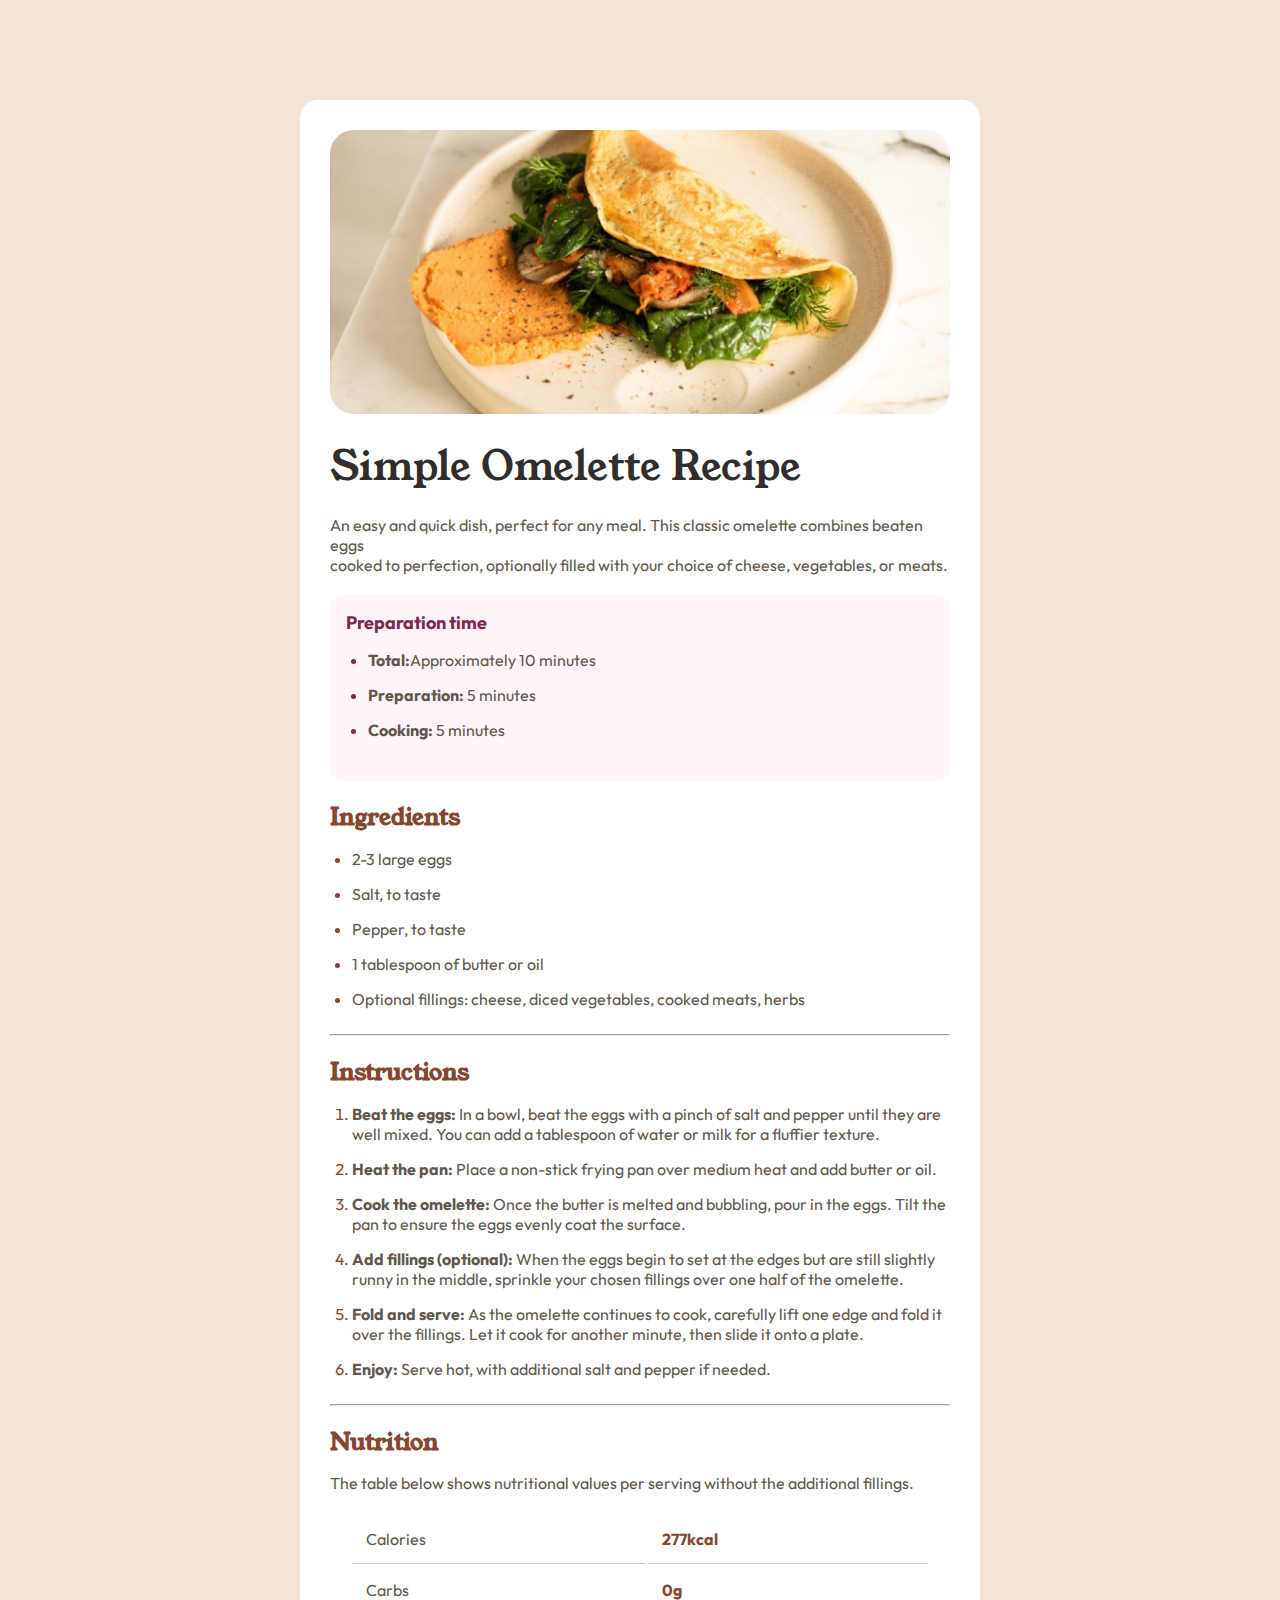
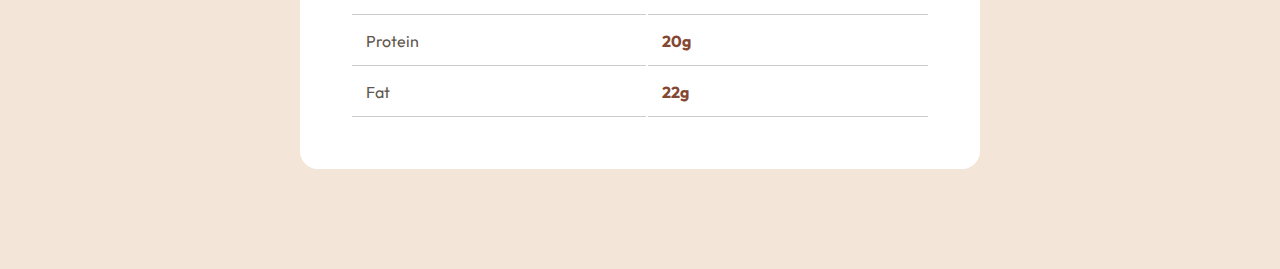
<file: index.html>
<!DOCTYPE html>
<html lang="en">
<head>
    <meta charset="UTF-8">
    <meta name="viewport" content="width=device-width, initial-scale=1.0">
    <link rel="stylesheet" href="Recipe.css">
    <link rel="preconnect" href="https://fonts.googleapis.com">
<link rel="preconnect" href="https://fonts.gstatic.com" crossorigin>
<link href="https://fonts.googleapis.com/css2?family=Outfit:wght@100..900&family=Young+Serif&display=swap" rel="stylesheet">
    <title>Recipy Site</title>
</head>
<body>
  
    <!-- <img src="C:\Users\user\Desktop\HTLM\recipe-page-main\assets\images\image-omelette.jpeg" alt=""> -->
  <main> 
    <img src="./assets/images/image-omelette.jpeg" alt="">
    <header>
        <h1 class="header">Simple Omelette Recipe</h1>
        <p>An easy and quick dish, perfect for any meal. This classic omelette combines beaten eggs <br>
           cooked to perfection, optionally filled with your choice of cheese, vegetables, or meats.</p>
    </header>  
    <div class="Preparation">
        <p><strong>Preparation time</strong></p>
        <ul class="list-container">
            <li> <strong>Total:</strong>Approximately 10 minutes</li>
            <li><strong>Preparation:</strong> 5 minutes</li>
            <li><strong>Cooking:</strong> 5 minutes</li>
        </ul>
    </div>
    <div>
        <p class="label"><strong>Ingredients</strong></p>
        <ul class="list-container">
            <li>2-3 large eggs</li>
            <li>Salt, to taste</li>
            <li>Pepper, to taste</li>
            <li>1 tablespoon of butter or oil</li>
            <li>Optional fillings: cheese, diced vegetables, cooked meats, herbs</li>
        </ul>
    </div>
    <hr>
    <div>
        <p class="label"><strong>Instructions</strong> </p>
        <ol class="list-container">
            <li><strong>Beat the eggs:</strong> In a bowl, beat the eggs with a pinch of salt and pepper until they are well mixed. 
  You can add a tablespoon of water or milk for a fluffier texture.</li>
        <li><strong>Heat the pan:</strong> Place a non-stick frying pan over medium heat and add butter or oil.</li>
        <li><strong>Cook the omelette:</strong> Once the butter is melted and bubbling, pour in the eggs. Tilt the pan to ensure 
  the eggs evenly coat the surface.</li>
        <li><strong>Add fillings (optional):</strong> When the eggs begin to set at the edges but are still slightly runny in the 
  middle, sprinkle your chosen fillings over one half of the omelette.</li>
        <li><strong>Fold and serve:</strong> As the omelette continues to cook, carefully lift one edge and fold it over the 
  fillings. Let it cook for another minute, then slide it onto a plate.</li>
        <li><strong>Enjoy:</strong> Serve hot, with additional salt and pepper if needed.</li>
        </ol>
    </div>
    <hr>
    <section>
      <div class="label"><strong>Nutrition</strong></div>
      <p class="p">The table below shows nutritional values per serving without the additional fillings.</p>
        <table>
            <tbody>
                <tr>
                    <td>Calories</td>
                    <td>277kcal</td>
                </tr>
                <tr>
                    <td>Carbs</td>
                    <td>0g</td>
                </tr>
                <tr><td>Protein</td>
                    <td>20g</td>
                </tr>
                <tr>
                    <td>Fat</td>
                    <td>22g</td>
                </tr>
            </tbody>
        </table>
    </section>
  </main> 
</body>
</html>
</file>
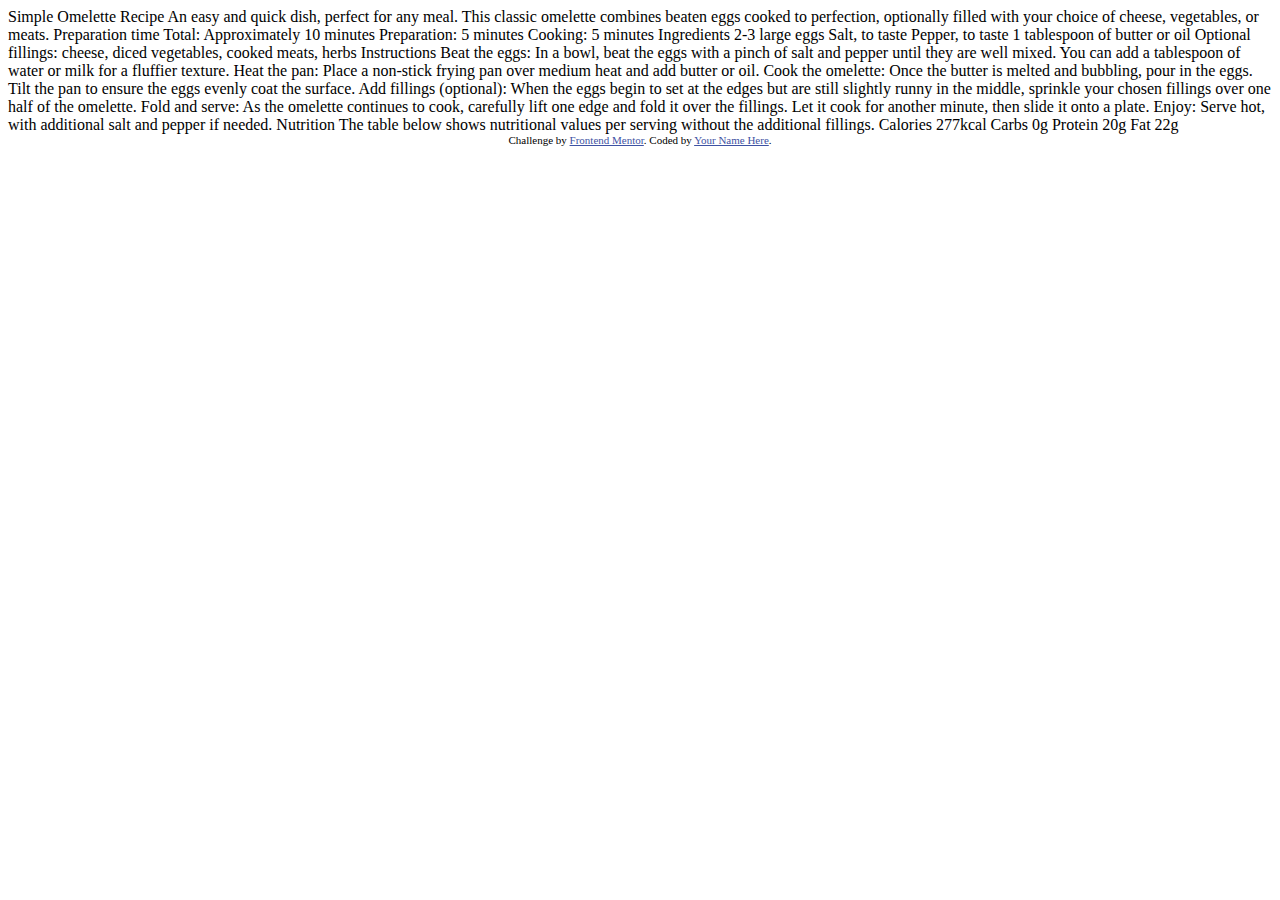
<file: app.html>
<!DOCTYPE html>
<html lang="en">
<head>
  <meta charset="UTF-8">
  <meta name="viewport" content="width=device-width, initial-scale=1.0"> <!-- displays site properly based on user's device -->

  <link rel="icon" type="image/png" sizes="32x32" href="./assets/images/favicon-32x32.png">
  
  <title>Frontend Mentor | Recipe page</title>

  <!-- Feel free to remove these styles or customise in your own stylesheet 👍 -->
  <style>
    .attribution { font-size: 11px; text-align: center; }
    .attribution a { color: hsl(228, 45%, 44%); }
  </style>
</head>
<body>

  Simple Omelette Recipe

  An easy and quick dish, perfect for any meal. This classic omelette combines beaten eggs cooked 
  to perfection, optionally filled with your choice of cheese, vegetables, or meats.

  Preparation time

  Total: Approximately 10 minutes
  Preparation: 5 minutes
  Cooking: 5 minutes

  Ingredients

  2-3 large eggs
  Salt, to taste
  Pepper, to taste
  1 tablespoon of butter or oil
  Optional fillings: cheese, diced vegetables, cooked meats, herbs

  Instructions

  Beat the eggs: In a bowl, beat the eggs with a pinch of salt and pepper until they are well mixed. 
  You can add a tablespoon of water or milk for a fluffier texture.

  Heat the pan: Place a non-stick frying pan over medium heat and add butter or oil.

  Cook the omelette: Once the butter is melted and bubbling, pour in the eggs. Tilt the pan to ensure 
  the eggs evenly coat the surface.

  Add fillings (optional): When the eggs begin to set at the edges but are still slightly runny in the 
  middle, sprinkle your chosen fillings over one half of the omelette.

  Fold and serve: As the omelette continues to cook, carefully lift one edge and fold it over the 
  fillings. Let it cook for another minute, then slide it onto a plate.

  Enjoy: Serve hot, with additional salt and pepper if needed.

  Nutrition

  The table below shows nutritional values per serving without the additional fillings.

  Calories
  277kcal

  Carbs
  0g

  Protein
  20g

  Fat
  22g
  
  <div class="attribution">
    Challenge by <a href="https://www.frontendmentor.io?ref=challenge" target="_blank">Frontend Mentor</a>. 
    Coded by <a href="#">Your Name Here</a>.
  </div>
</body>
</html>
</file>
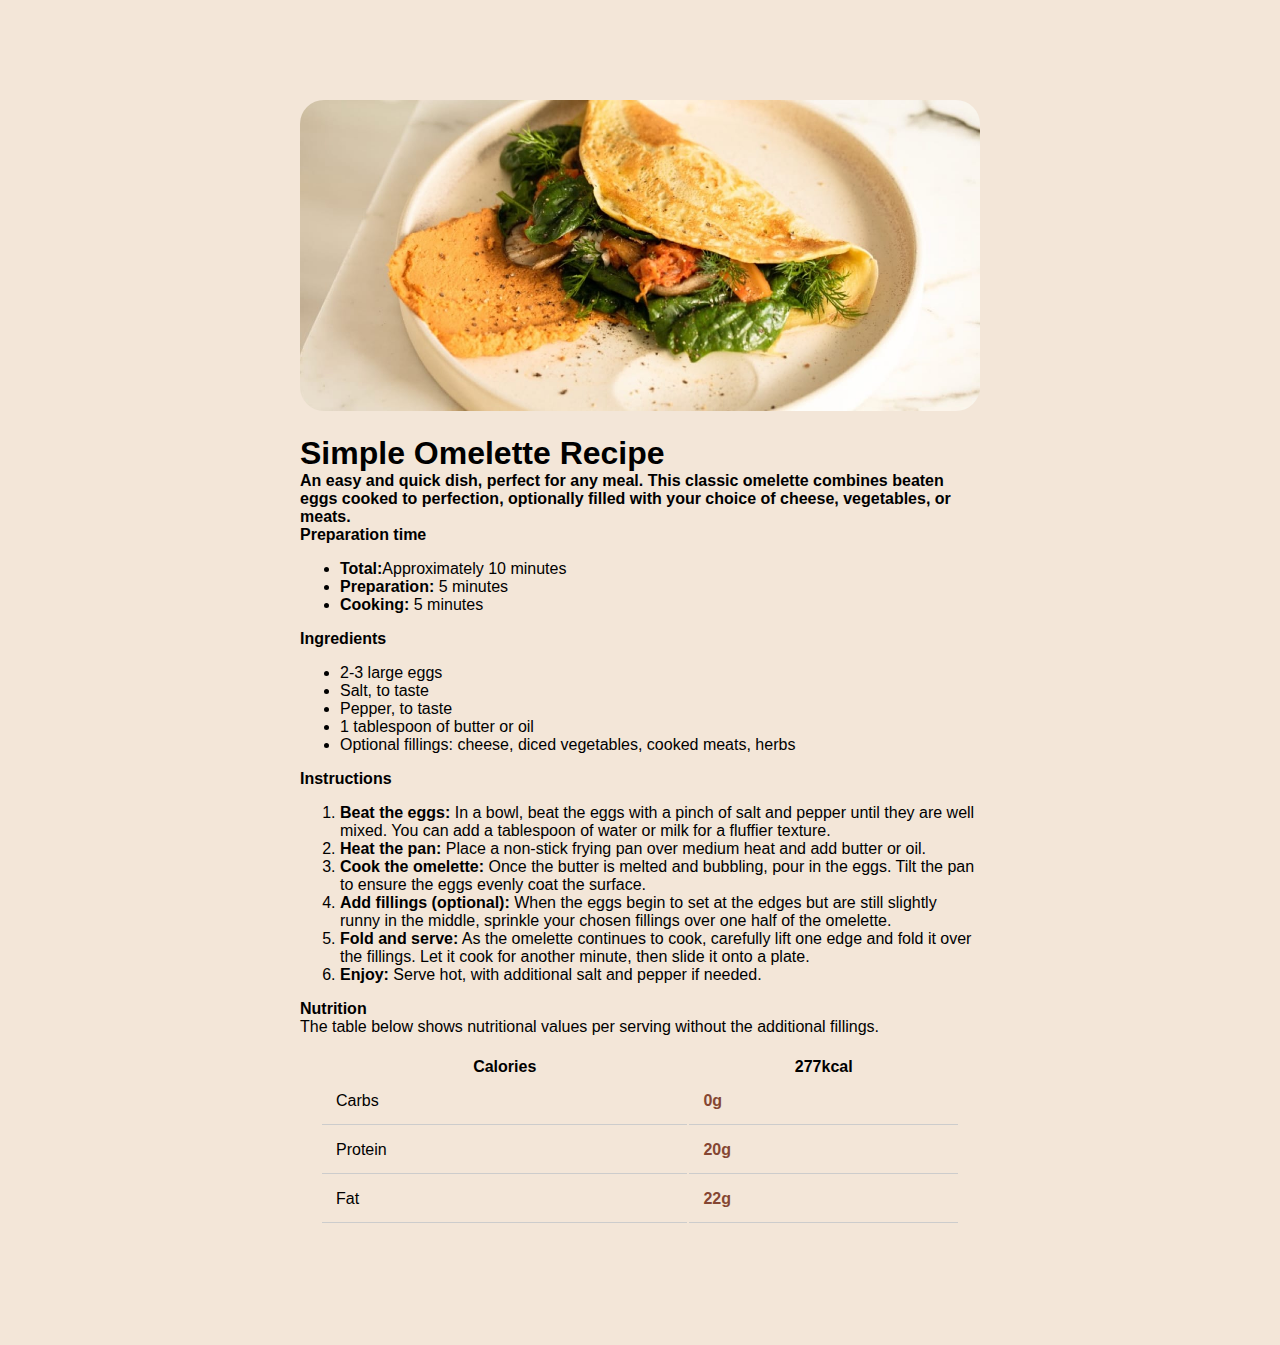
<file: First project.html>
<!DOCTYPE html>
<html lang="en">
<head>
    <meta charset="UTF-8">
    <meta name="viewport" content="width=device-width, initial-scale=1.0">
    <link rel="stylesheet" href="Recipe.css">
    <title>Recipy Site</title>
</head>
<body>
    <!-- <img src="C:\Users\user\Desktop\HTLM\recipe-page-main\assets\images\image-omelette.jpeg" alt=""> -->
    <img src="./assets/images/image-omelette.jpeg" alt="">
    <header>
        <h1>Simple Omelette Recipe</h1>
        <h4>An easy and quick dish, perfect for any meal. This classic omelette combines beaten eggs cooked 
  to perfection, optionally filled with your choice of cheese, vegetables, or meats.</h4>
    </header>  
    <div>
        <p><strong>Preparation time</strong></p>
        <ul>
            <li> <strong>Total:</strong>Approximately 10 minutes</li>
            <li><strong>Preparation:</strong> 5 minutes</li>
            <li><strong>Cooking:</strong> 5 minutes</li>
        </ul>
    </div>
    <div>
        <p><strong>Ingredients</strong></p>
        <ul>
            <li>2-3 large eggs</li>
            <li>Salt, to taste</li>
            <li>Pepper, to taste</li>
            <li>1 tablespoon of butter or oil</li>
            <li>Optional fillings: cheese, diced vegetables, cooked meats, herbs</li>
        </ul>
    </div>
    <div>
        <p><strong>Instructions</strong> </p>
        <ol>
            <li><strong>Beat the eggs:</strong> In a bowl, beat the eggs with a pinch of salt and pepper until they are well mixed. 
  You can add a tablespoon of water or milk for a fluffier texture.</li>
        <li><strong>Heat the pan:</strong> Place a non-stick frying pan over medium heat and add butter or oil.</li>
        <li><strong>Cook the omelette:</strong> Once the butter is melted and bubbling, pour in the eggs. Tilt the pan to ensure 
  the eggs evenly coat the surface.</li>
        <li><strong>Add fillings (optional):</strong> When the eggs begin to set at the edges but are still slightly runny in the 
  middle, sprinkle your chosen fillings over one half of the omelette.</li>
        <li><strong>Fold and serve:</strong> As the omelette continues to cook, carefully lift one edge and fold it over the 
  fillings. Let it cook for another minute, then slide it onto a plate.</li>
        <li><strong>Enjoy:</strong> Serve hot, with additional salt and pepper if needed.</li>
        </ol>
    </div>
    <div>
        <p><strong>Nutrition</strong></p>
        <p>The table below shows nutritional values per serving without the additional fillings.</p>
        <table>
            <thead>
                <tr>
                    <th>Calories</th>
                    <th>277kcal</th>
                </tr>
            </thead>
            <tbody>
                <tr>
                    <td>Carbs</td>
                    <td>0g</td>
                </tr>
                <tr><td>Protein</td>
                    <td>20g</td>
                </tr>
                <tr>
                    <td>Fat</td>
                    <td>22g</td>
                </tr>
            </tbody>
        </table>
    </div>
    
</body>
</html>
</file>
<file: Recipe.css>
*{
    box-sizing: border-box;
}
*:not(ul,ol){
    padding: 0;
    margin: 0;

}
 body img {
    width: 100%; 
    margin-bottom: 20px;
    border-radius: 24px;


} 
body{
    width: 100%;
    max-width: 1440px;
    height: auto;
    padding: 100px 300px; 
    background: hsl(30, 54%, 90%);
    font-family:  "Outfit", sans-serif;
    font-optical-sizing: auto;
    font-style: normal;
    font-size: 16px;
    
}
main{
    width: 100%;
    border-radius: 18px;
    margin: 0 auto;
    background: hsl(0, 0%, 100%);
    padding: 30px;
    color: hsl(30, 10%, 34%);
}
.header{
  font-family: "Young Serif", serif;
  font-weight: 400;
  font-style: normal;
  font-size: 40px;
  margin-bottom: 20px;
  color: hsl(24, 5%, 18%);

}
.Preparation{
    margin: 20px 0px 0px;
    background: hsl(330, 100%, 98%);
    padding: 16px;
    border-radius: 14px;
}
.Preparation > p {
    color: hsl(332, 51%, 32%);
    font-size: 18px;
}
.list-container{
    padding-left: 22px;
    display: flex;
    flex-direction: column;
    gap: 15px;
    margin-bottom: 25px;
}
.label{ 
   font-family: "Young Serif", serif;
  font-weight: 400;
  font-style: normal;
  font-size: 23px;   
  color: hsl(14, 45%, 36%);
  margin-top: 20px;
}
.p {
    margin-top: 15px;
}
table{
    width: 100%;
    padding: 20px;
   
}
table td {
    padding: 14px;
    border-bottom: 1px solid #ccc;
    border-collapse: collapse; 
}
table td:nth-child(2){
    color: hsl(14, 45%, 36%);
    font-weight: bold;
}
.list-container li::marker{
    color: hsl(14, 45%, 36%);
}
.list-container ul li{
    list-style-type: square;
}
.Preparation ul li::marker{
    color: hsl(332, 51%, 32%);;
}
.Preparation ul li {
    list-style-type:unset;
}
</file>
